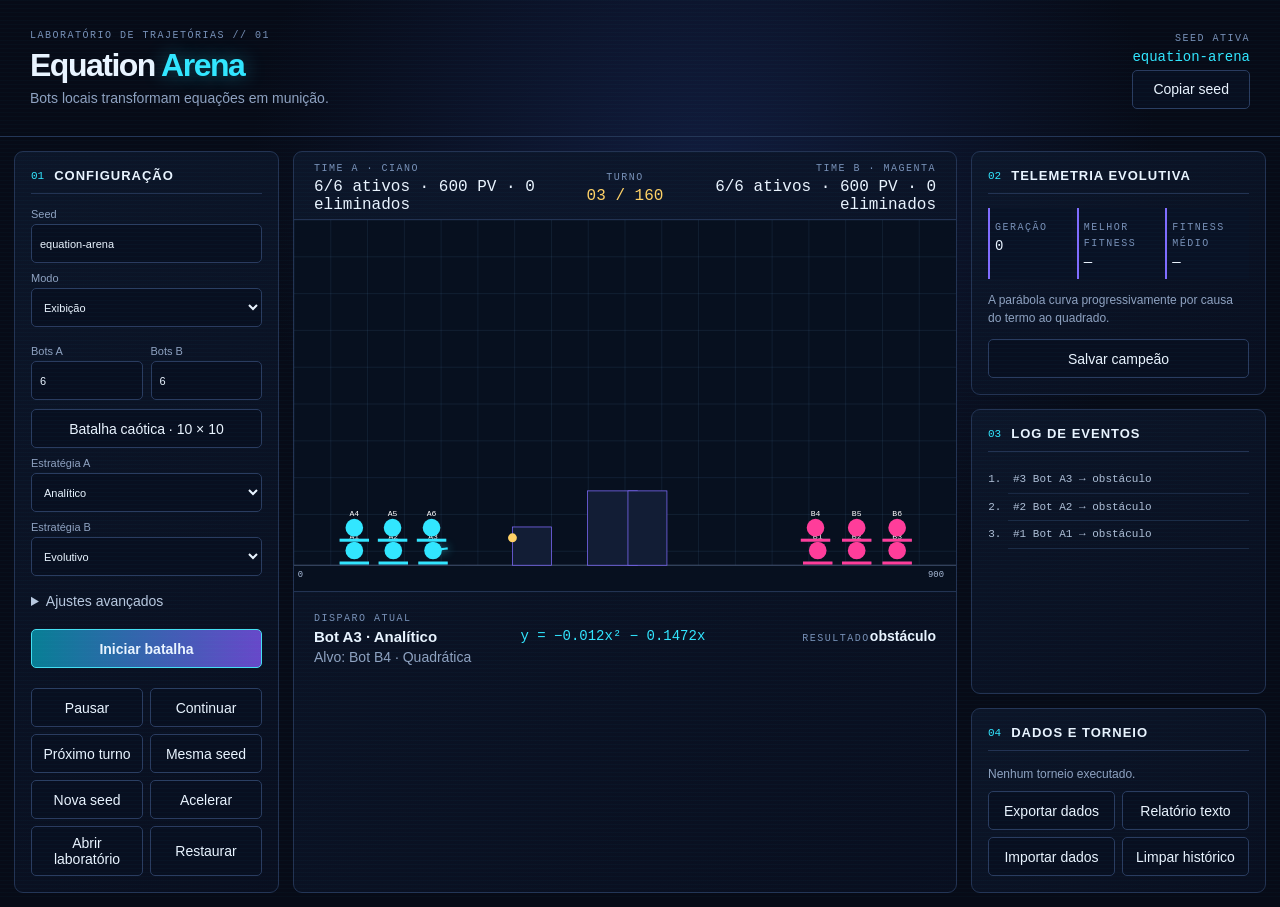
<file: index.html>
<!doctype html><html lang="pt-BR"><head><meta charset="utf-8"><meta name="viewport" content="width=device-width,initial-scale=1"><meta name="theme-color" content="#070b17"><title>Equation Arena — Batalhas matemáticas</title><link rel="stylesheet" href="css/styles.css"></head><body>
<header><div><p class="eyebrow">LABORATÓRIO DE TRAJETÓRIAS // 01</p><h1>Equation <span>Arena</span></h1><p>Bots locais transformam equações em munição.</p></div><div class="seed-card"><small>SEED ATIVA</small><strong id="seedDisplay">—</strong><button id="copySeed">Copiar seed</button></div></header>
<main><aside class="panel controls"><div class="panel-title"><span>01</span><h2>Configuração</h2></div><form id="configForm">
<label>Seed<input id="seed" maxlength="60" placeholder="gerada automaticamente"></label><label>Modo<select id="mode"><option value="exibicao">Exibição</option><option value="torneio">Torneio</option><option value="laboratorio">Laboratório evolutivo</option><option value="passo">Passo a passo</option></select></label>
<div class="duo"><label>Bots A<input id="botsA" type="number" min="1" max="20" value="6"></label><label>Bots B<input id="botsB" type="number" min="1" max="20" value="6"></label></div><button id="chaotic" type="button">Batalha caótica · 10 × 10</button><label>Estratégia A<select id="strategyA"><option value="analytical">Analítico</option><option value="random">Aleatório</option><option value="adaptive">Adaptativo</option><option value="evolution">Evolutivo</option></select></label><label>Estratégia B<select id="strategyB"><option value="evolution">Evolutivo</option><option value="analytical">Analítico</option><option value="random">Aleatório</option><option value="adaptive">Adaptativo</option></select></label>
<details><summary>Ajustes avançados</summary><div class="duo"><label>Vida<input id="hp" type="number" min="20" max="300" value="100"></label><label>Dano<input id="damage" type="number" min="5" max="100" value="34"></label><label>Largura<input id="width" type="number" min="600" max="1200" value="900"></label><label>Obstáculos<input id="obstacles" type="number" min="0" max="8" value="3"></label><label>Turnos<input id="turnLimit" type="number" min="5" max="800" value="160"></label><label>População<input id="population" type="number" min="8" max="80" value="24"></label><label>Gerações<input id="generations" type="number" min="1" max="30" value="4"></label><label>Mutação<input id="mutation" type="number" min=".01" max=".8" step=".01" value=".16"></label></div><label class="check"><input id="friendlyFire" type="checkbox"> Fogo amigo</label><fieldset><legend>Famílias permitidas</legend><div id="families" class="checks"></div></fieldset></details>
<button class="primary" type="submit">Iniciar batalha</button></form><div class="button-grid"><button id="pause">Pausar</button><button id="resume">Continuar</button><button id="next">Próximo turno</button><button id="restart">Mesma seed</button><button id="newSeed">Nova seed</button><button id="accelerate">Acelerar</button><button id="lab">Abrir laboratório</button><button id="defaults">Restaurar</button></div></aside>
<section class="battle"><div class="scorebar"><div><small>TIME A · CIANO</small><strong id="scoreA">6/6 ativos · 600 PV</strong></div><div class="turn"><small>TURNO</small><strong id="turn">00 / 160</strong></div><div class="right"><small>TIME B · MAGENTA</small><strong id="scoreB">6/6 ativos · 600 PV</strong></div></div><div class="canvas-wrap"><canvas id="arena" role="img" aria-describedby="arenaDescription">Arena cartesiana da batalha.</canvas><div class="scanline"></div></div><p id="arenaDescription" class="sr-only"></p><div class="now"><div><small>DISPARO ATUAL</small><h2 id="shooter">Aguardando simulação</h2><p id="target">Configure os times e inicie a batalha.</p></div><code id="equation">y = ?</code><div><small>RESULTADO</small><strong id="result">—</strong></div></div></section>
<aside class="rightbar"><section class="panel"><div class="panel-title"><span>02</span><h2>Telemetria evolutiva</h2></div><div class="metrics"><div><small>GERAÇÃO</small><b id="generation">0</b></div><div><small>MELHOR FITNESS</small><b id="fitness">—</b></div><div><small>FITNESS MÉDIO</small><b id="meanFitness">—</b></div></div><p id="education">Selecione uma trajetória para ver sua explicação matemática.</p><button id="saveChampion">Salvar campeão</button></section><section class="panel grow"><div class="panel-title"><span>03</span><h2>Log de eventos</h2></div><ol id="log" class="log" aria-live="polite"></ol></section><section class="panel"><div class="panel-title"><span>04</span><h2>Dados e torneio</h2></div><div id="tournament">Nenhum torneio executado.</div><div class="button-grid"><button id="export">Exportar dados</button><button id="report">Relatório texto</button><button id="import">Importar dados</button><button id="clear">Limpar histórico</button></div><input id="importFile" type="file" accept="application/json" hidden></section></aside></main><div id="toast" role="status" aria-live="polite"></div>
<script src="js/prng.js"></script><script src="js/math-utils.js"></script><script src="js/equation.js"></script><script src="js/bot.js"></script><script src="js/arena.js"></script><script src="js/projectile.js"></script><script src="js/evolution-engine.js"></script><script src="js/bot-strategies.js"></script><script src="js/game-engine.js"></script><script src="js/tournament-controller.js"></script><script src="js/storage.js"></script><script src="js/io.js"></script><script src="js/renderer.js"></script><script src="js/app.js"></script></body></html>
</file>
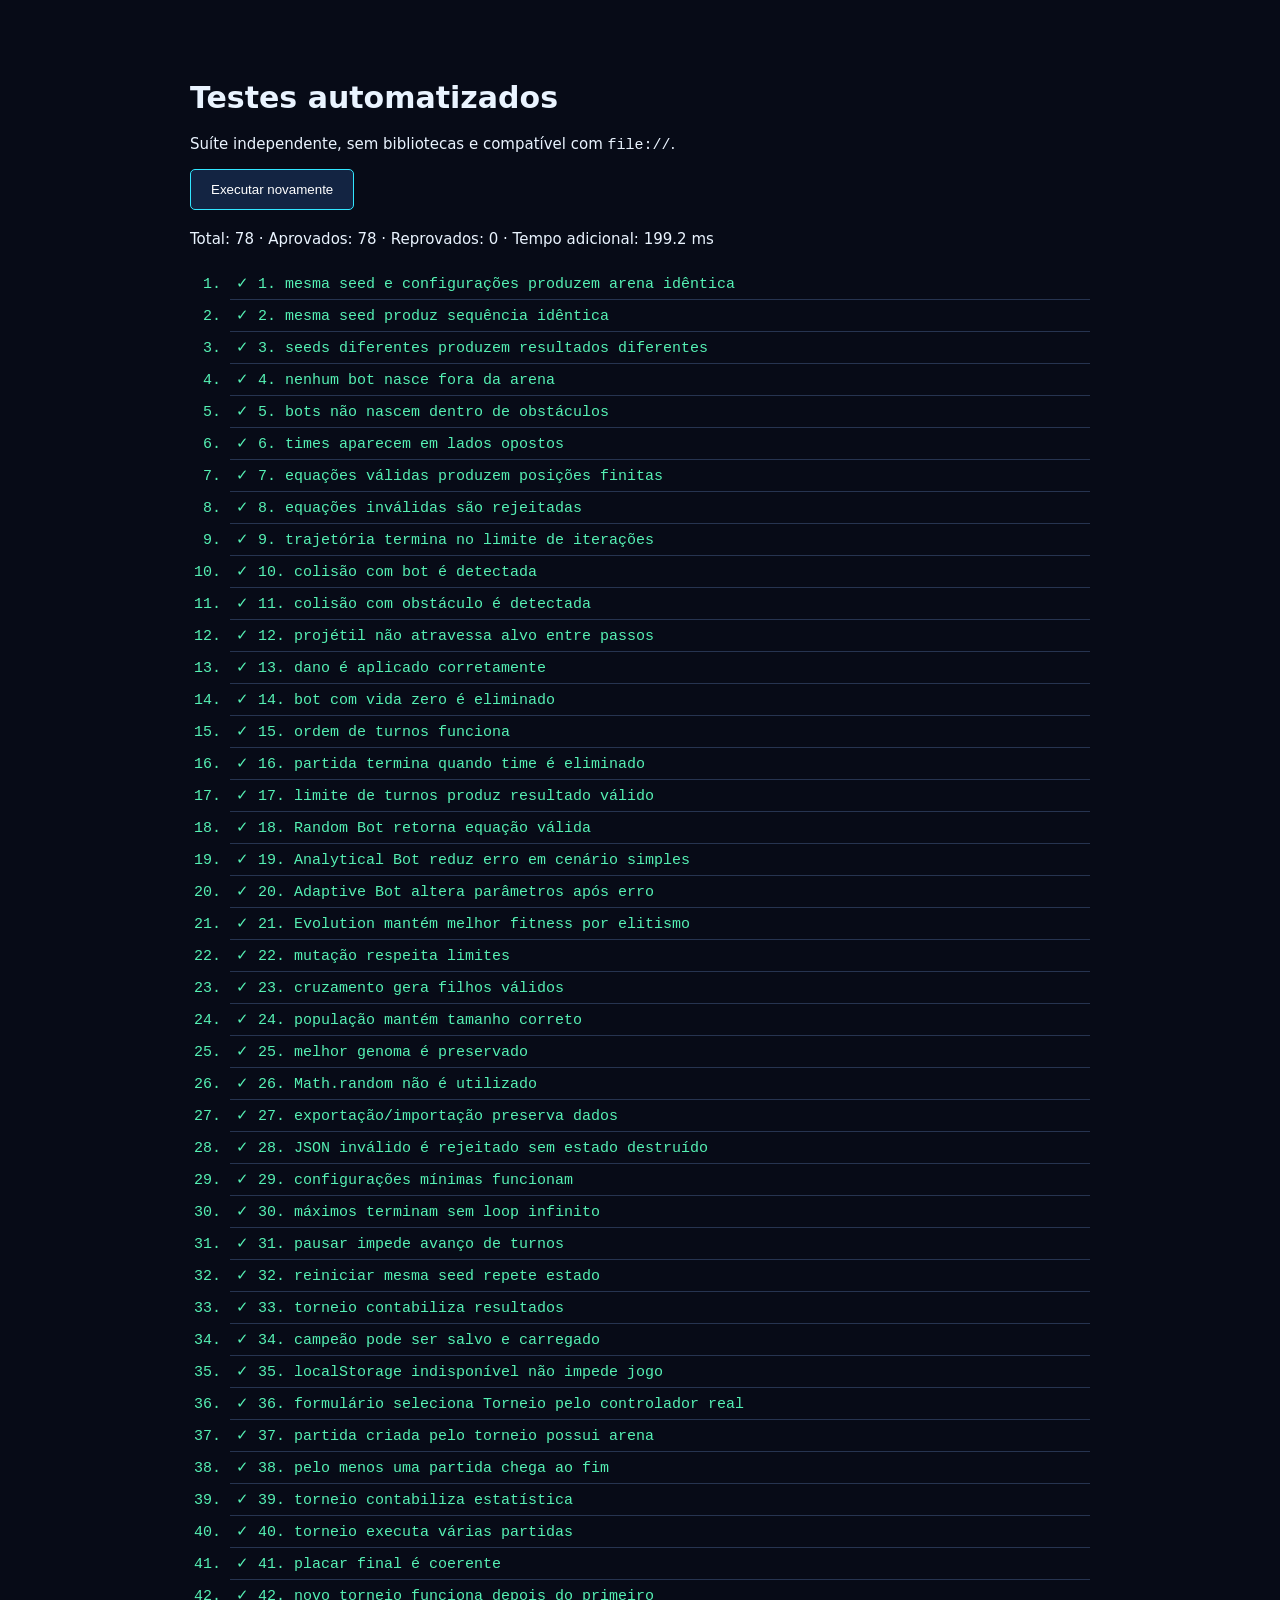
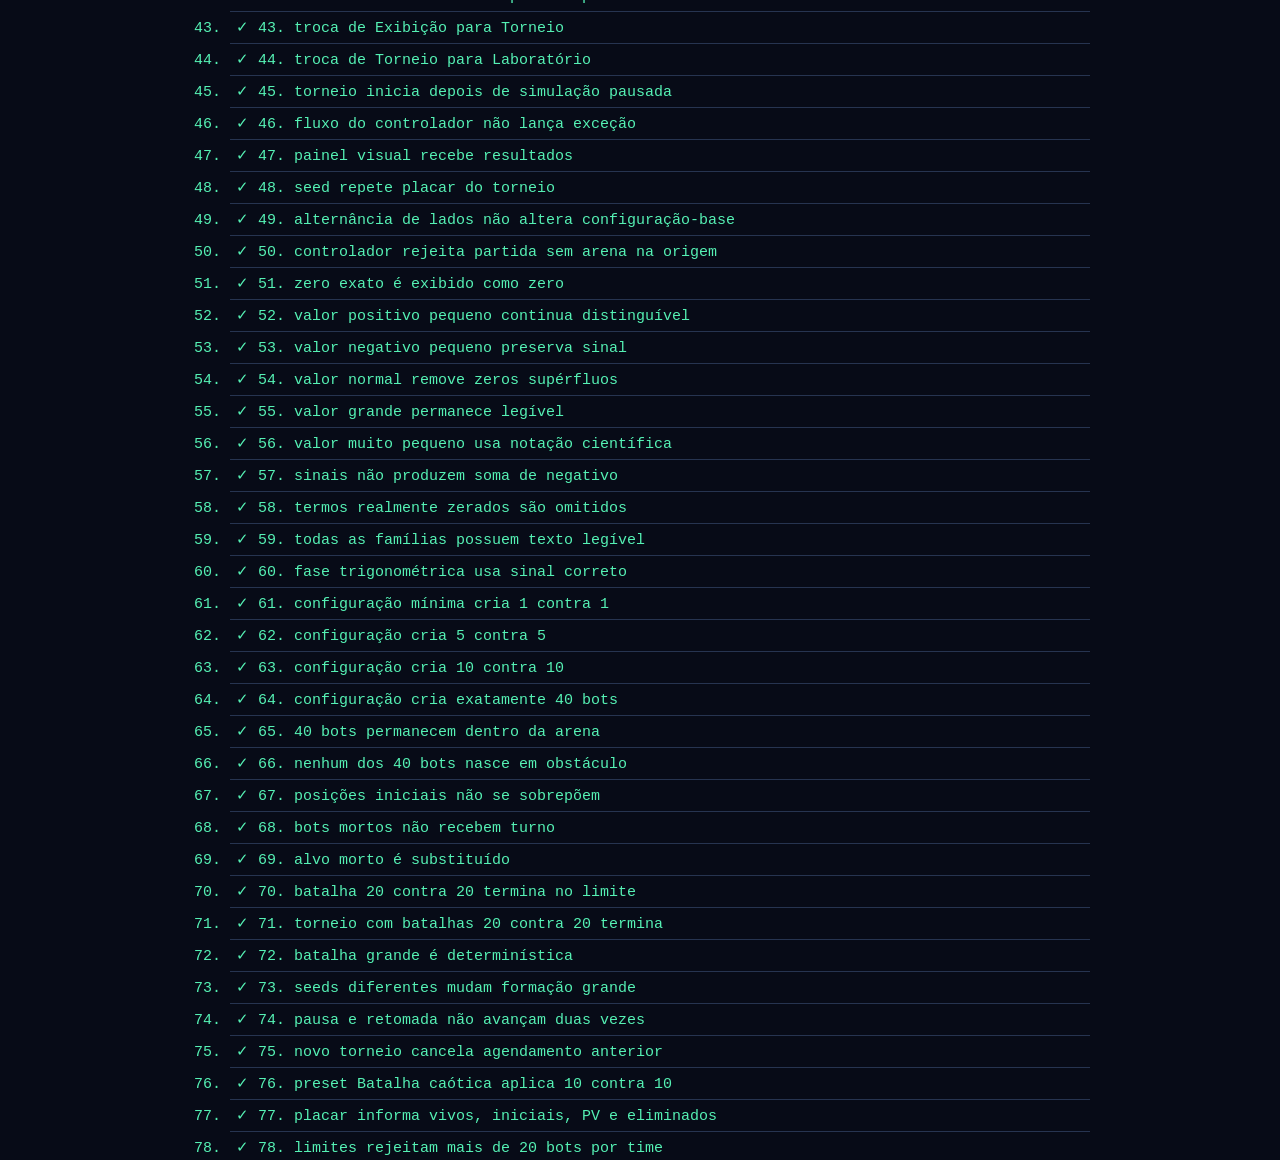
<file: tests/test-runner.html>
<!doctype html><html lang="pt-BR"><head><meta charset="utf-8"><meta name="viewport" content="width=device-width"><title>Testes — Equation Arena</title><style>body{background:#070b17;color:#eaf4ff;font:15px system-ui;max-width:900px;margin:40px auto;padding:20px}button{padding:12px 20px;background:#132442;color:#fff;border:1px solid #32e6ff;border-radius:5px}.summary{display:flex;gap:25px;margin:20px 0}.pass{color:#55f1b4}.fail{color:#ff658f}li{font-family:monospace;padding:6px;border-bottom:1px solid #263450}</style></head><body><h1>Testes automatizados</h1><p>Suíte independente, sem bibliotecas e compatível com <code>file://</code>.</p><button id="run">Executar novamente</button><div id="summary" class="summary" aria-live="polite"></div><ol id="results"></ol>
<script src="../js/prng.js"></script><script src="../js/math-utils.js"></script><script src="../js/equation.js"></script><script src="../js/bot.js"></script><script src="../js/arena.js"></script><script src="../js/projectile.js"></script><script src="../js/evolution-engine.js"></script><script src="../js/bot-strategies.js"></script><script src="../js/game-engine.js"></script><script src="../js/tournament-controller.js"></script><script src="../js/storage.js"></script><script src="../js/io.js"></script><script src="game-tests.js"></script><script src="tournament-integration-tests.js"></script></body></html>
</file>
<file: css/styles.css>
:root{color-scheme:dark;--bg:#070b17;--panel:#0c1427;--line:#233353;--cyan:#32e6ff;--magenta:#ff3d9a;--purple:#806cff;--text:#eaf4ff;--muted:#8fa2c1}*{box-sizing:border-box}body{margin:0;background:radial-gradient(circle at 55% 20%,#111c3d 0,var(--bg) 45%);color:var(--text);font:14px Inter,"Segoe UI",sans-serif;min-height:100vh}body:before{content:"";position:fixed;inset:0;pointer-events:none;background-image:linear-gradient(rgba(50,230,255,.025) 1px,transparent 1px);background-size:100% 4px}header{display:flex;justify-content:space-between;align-items:center;padding:24px 30px;border-bottom:1px solid var(--line)}h1{font-size:32px;margin:0;letter-spacing:-1.5px}h1 span{color:var(--cyan);text-shadow:0 0 20px #32e6ff66}header p{margin:6px 0;color:var(--muted)}.eyebrow,small{font:10px ui-monospace,Consolas,monospace;letter-spacing:1.5px;color:#7890b7}.seed-card{text-align:right}.seed-card strong{display:block;font:14px ui-monospace,monospace;margin:5px 0;color:var(--cyan)}main{display:grid;grid-template-columns:265px minmax(400px,1fr) 295px;gap:14px;padding:14px;max-width:1800px;margin:auto}.panel,.battle{background:linear-gradient(145deg,#0d172bdf,#090f20e8);border:1px solid var(--line);border-radius:9px}.panel{padding:16px}.panel-title{display:flex;align-items:center;gap:10px;border-bottom:1px solid var(--line);margin-bottom:14px;padding-bottom:10px}.panel-title span{color:var(--cyan);font:11px monospace}.panel h2{font-size:13px;text-transform:uppercase;letter-spacing:1px;margin:0}.controls{grid-row:span 1}.controls label{display:block;color:var(--muted);font-size:11px;margin:9px 0}.duo{display:grid;grid-template-columns:1fr 1fr;gap:8px}input,select,button{font:inherit;color:var(--text);background:#080f20;border:1px solid #2a3c60;border-radius:5px;min-height:39px;padding:8px;width:100%}input,select{margin-top:4px}button{cursor:pointer;transition:.15s}button:hover,button:focus-visible{border-color:var(--cyan);box-shadow:0 0 0 2px #32e6ff22;outline:none}.primary{background:linear-gradient(90deg,#087e95,#6748c9);border-color:#45dff2;font-weight:700;margin:12px 0}.button-grid{display:grid;grid-template-columns:1fr 1fr;gap:7px;margin-top:8px}summary{cursor:pointer;color:#b8c8df;padding:8px 0}.check{display:flex!important;align-items:center;gap:8px}.check input,.checks input{width:auto;min-height:auto;margin:0}.checks{display:grid;grid-template-columns:1fr 1fr;gap:5px}.checks label{margin:2px}.battle{overflow:hidden}.scorebar{height:68px;display:grid;grid-template-columns:1fr auto 1fr;align-items:center;padding:0 20px;border-bottom:1px solid var(--line)}.scorebar strong{display:block;font:16px monospace;margin-top:4px}.scorebar .right{text-align:right}.turn{text-align:center}.turn strong{color:#ffd166}.canvas-wrap{position:relative}.canvas-wrap canvas{display:block;width:100%;min-height:300px}.scanline{position:absolute;inset:0;pointer-events:none;background:linear-gradient(transparent 49%,#32e6ff09 50%,transparent 51%);background-size:100% 8px}.now{display:grid;grid-template-columns:1fr 1.4fr .7fr;gap:18px;align-items:center;padding:16px 20px;border-top:1px solid var(--line)}.now h2{font-size:15px;margin:4px 0}.now p{color:var(--muted);margin:0}.now code{color:var(--cyan);font-size:14px}.rightbar{display:flex;flex-direction:column;gap:14px}.grow{flex:1}.metrics{display:grid;grid-template-columns:repeat(3,1fr);gap:5px}.metrics div{background:#091225;padding:9px 5px;border-left:2px solid var(--purple)}.metrics b{display:block;font:14px monospace;margin-top:5px}.log{padding-left:20px;max-height:260px;overflow:auto;color:#aebed6;font:11px/1.5 monospace}.log li{padding:5px;border-bottom:1px solid #1a2843}#education,#tournament{color:var(--muted);line-height:1.5;font-size:12px}#toast{position:fixed;right:20px;bottom:20px;background:#111e38;border:1px solid var(--cyan);padding:12px 18px;border-radius:6px;opacity:0;pointer-events:none;transition:.2s;max-width:360px}#toast.show{opacity:1}.sr-only{position:absolute;width:1px;height:1px;overflow:hidden;clip:rect(0,0,0,0)}fieldset{border:1px solid var(--line);padding:8px}legend{color:var(--muted);font-size:11px}
@media(max-width:1050px){main{grid-template-columns:240px 1fr}.rightbar{grid-column:1/-1;display:grid;grid-template-columns:repeat(3,1fr)}}@media(max-width:720px){header{padding:18px;align-items:flex-start}.seed-card{max-width:120px}main{display:flex;flex-direction:column;padding:8px}.battle{order:-1}.scorebar{height:auto;min-height:64px;padding:8px;gap:6px}.scorebar strong{font-size:10px;line-height:1.35}.now{grid-template-columns:1fr;padding:12px}.canvas-wrap canvas{min-height:220px}.rightbar{display:flex}.button-grid button{min-height:44px}h1{font-size:25px}}@media(prefers-reduced-motion:reduce){*{scroll-behavior:auto!important;transition:none!important}}
</file>
